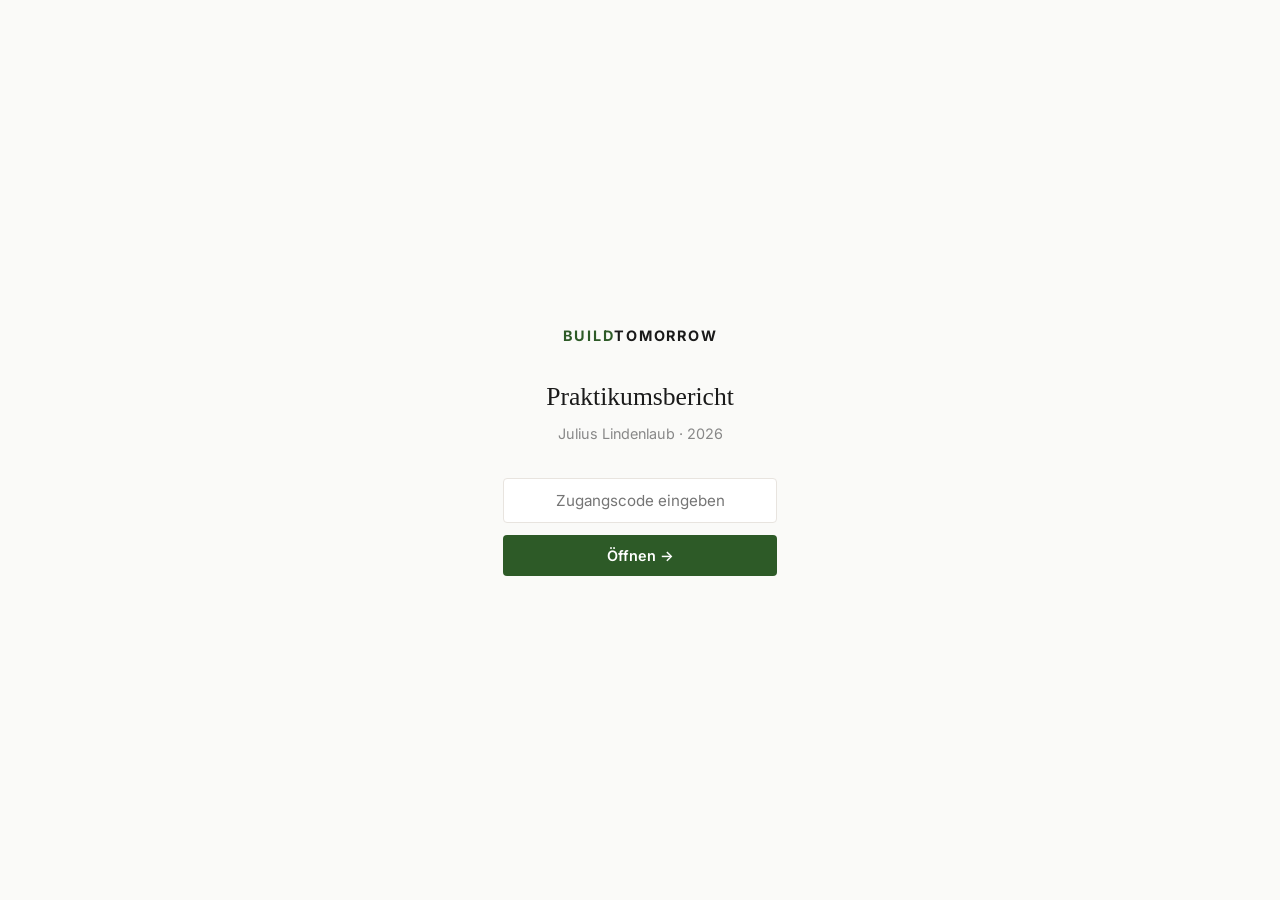
<file: index.html>
<!DOCTYPE html>
<html lang="de">
<head>
  <meta charset="UTF-8">
  <meta name="viewport" content="width=device-width, initial-scale=1.0">
  <title>Praktikumsbericht – Julius Lindenlaub</title>
  <link rel="stylesheet" href="style.css">
</head>
<body class="gate-body">
  <div class="gate-container">
    <div class="gate-logo">BUILD<span>TOMORROW</span></div>
    <h1>Praktikumsbericht</h1>
    <p class="muted">Julius Lindenlaub · 2026</p>
    <div class="gate-form">
      <input
        type="password"
        id="codeInput"
        placeholder="Zugangscode eingeben"
        autocomplete="off"
      />
      <button onclick="checkCode()">Öffnen →</button>
      <p id="gate-error" class="gate-error" style="display:none">
        Falscher Code. Bitte nochmal versuchen.
      </p>
    </div>
  </div>
  <script>
    function checkCode() {
      const code = document.getElementById('codeInput').value.trim();
      if (code === 'PRAKTIKUM2026') {
        window.location.href = 'main.html';
      } else {
        const err = document.getElementById('gate-error');
        err.style.display = 'block';
        document.getElementById('codeInput').focus();
      }
    }
    document.getElementById('codeInput').addEventListener('keydown', function(e) {
      if (e.key === 'Enter') checkCode();
    });
  </script>
</body>
</html>
</file>
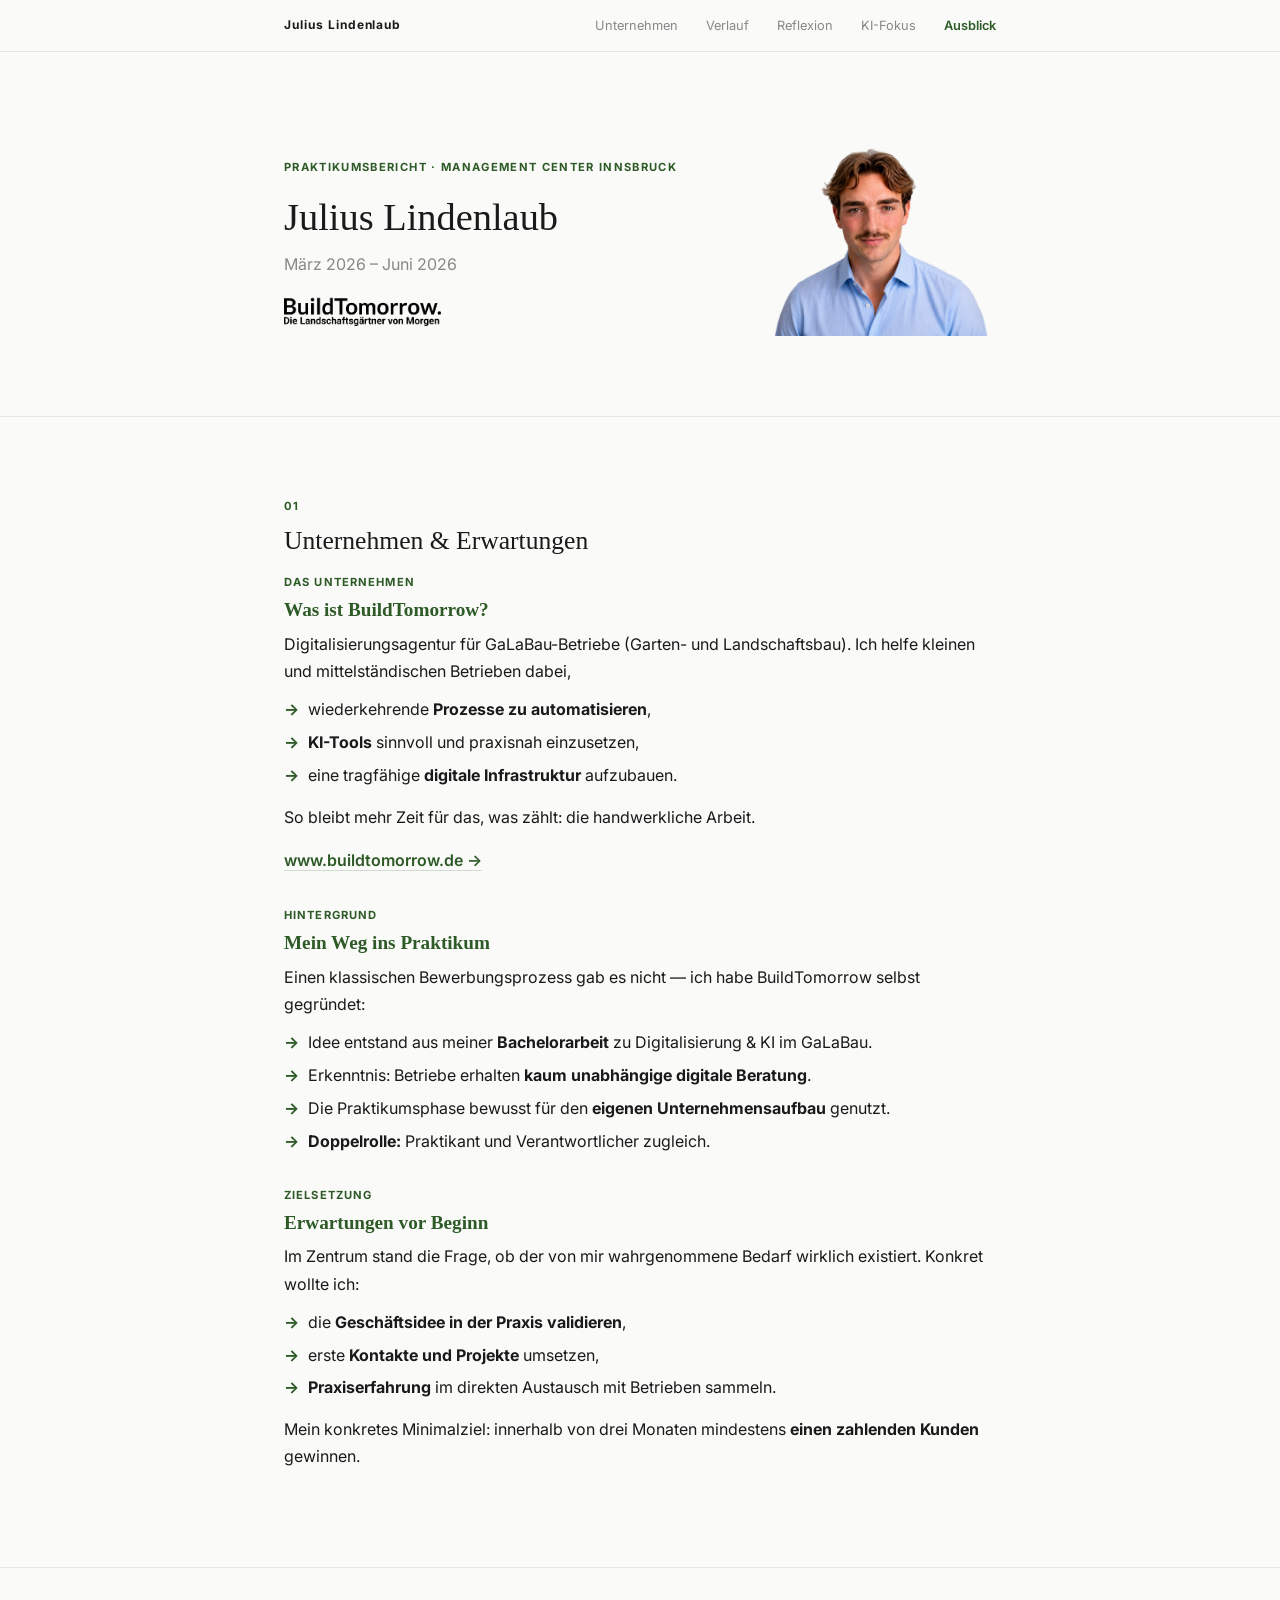
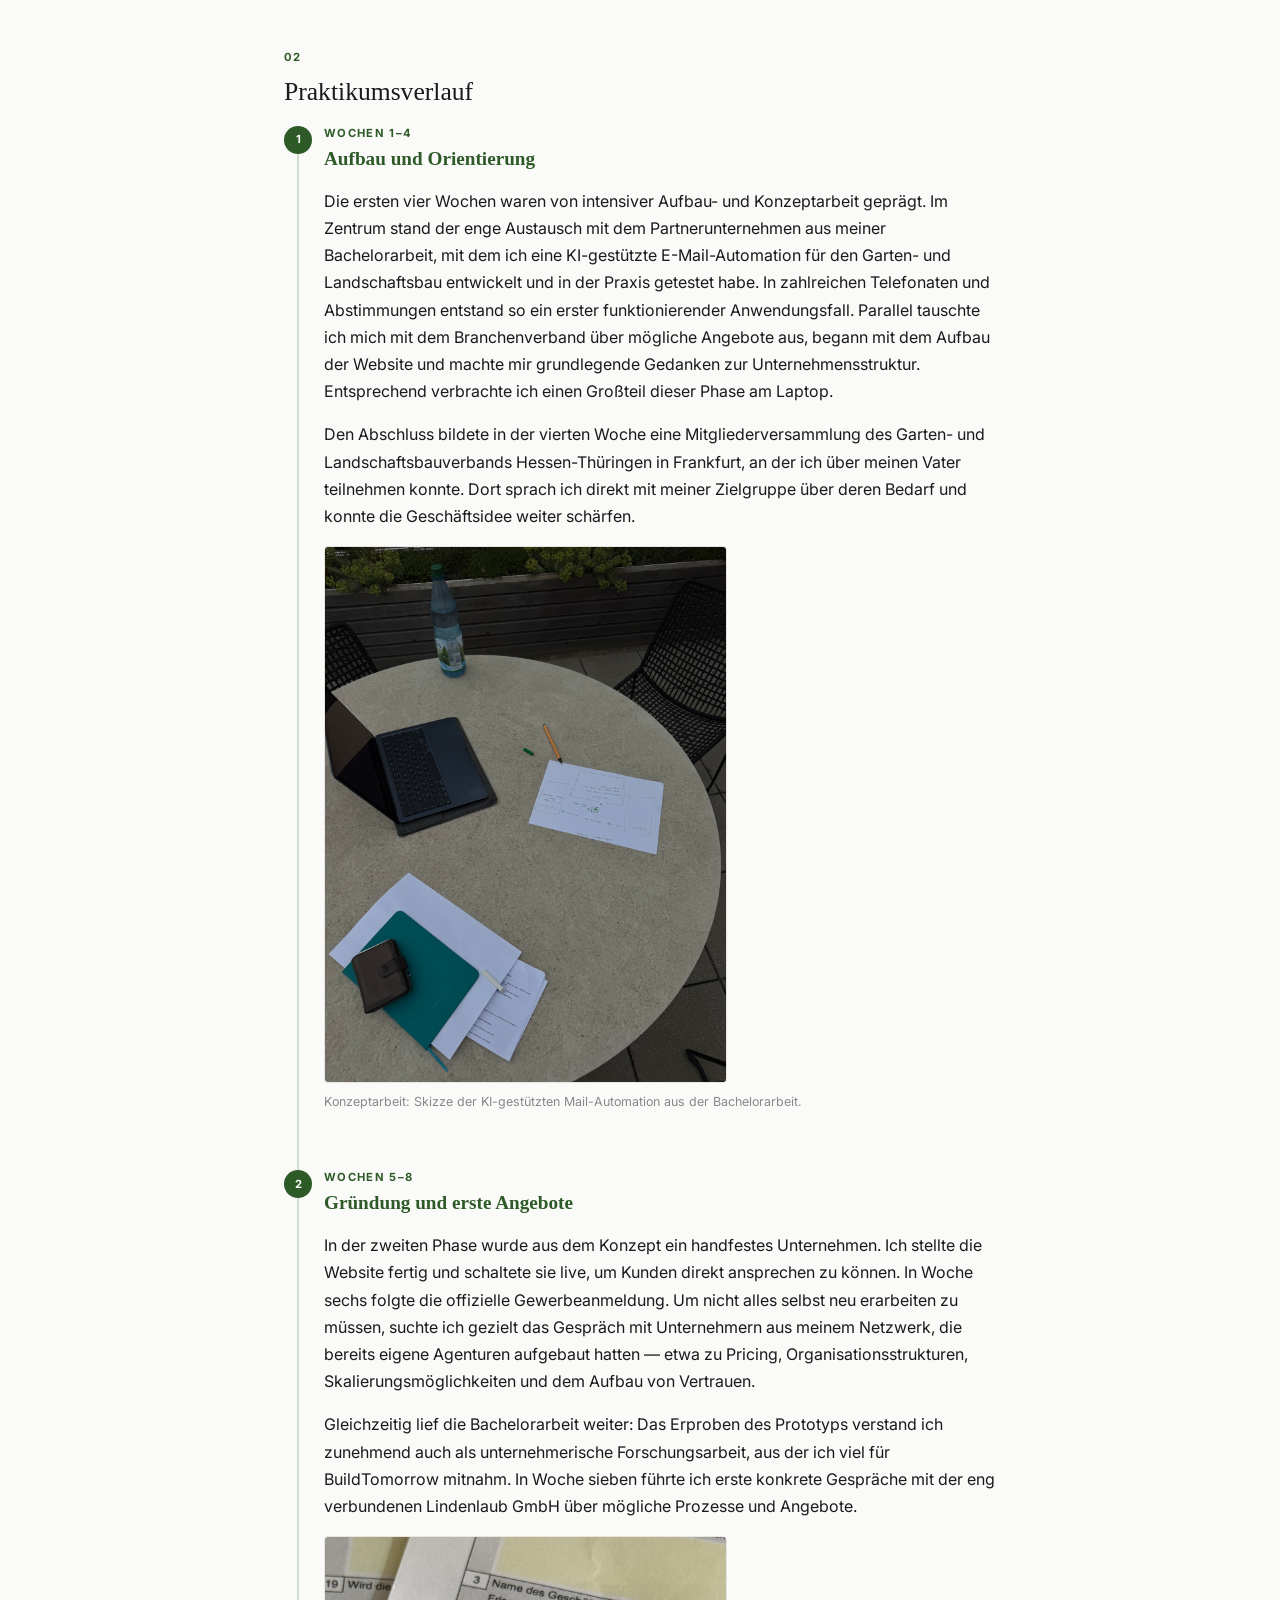
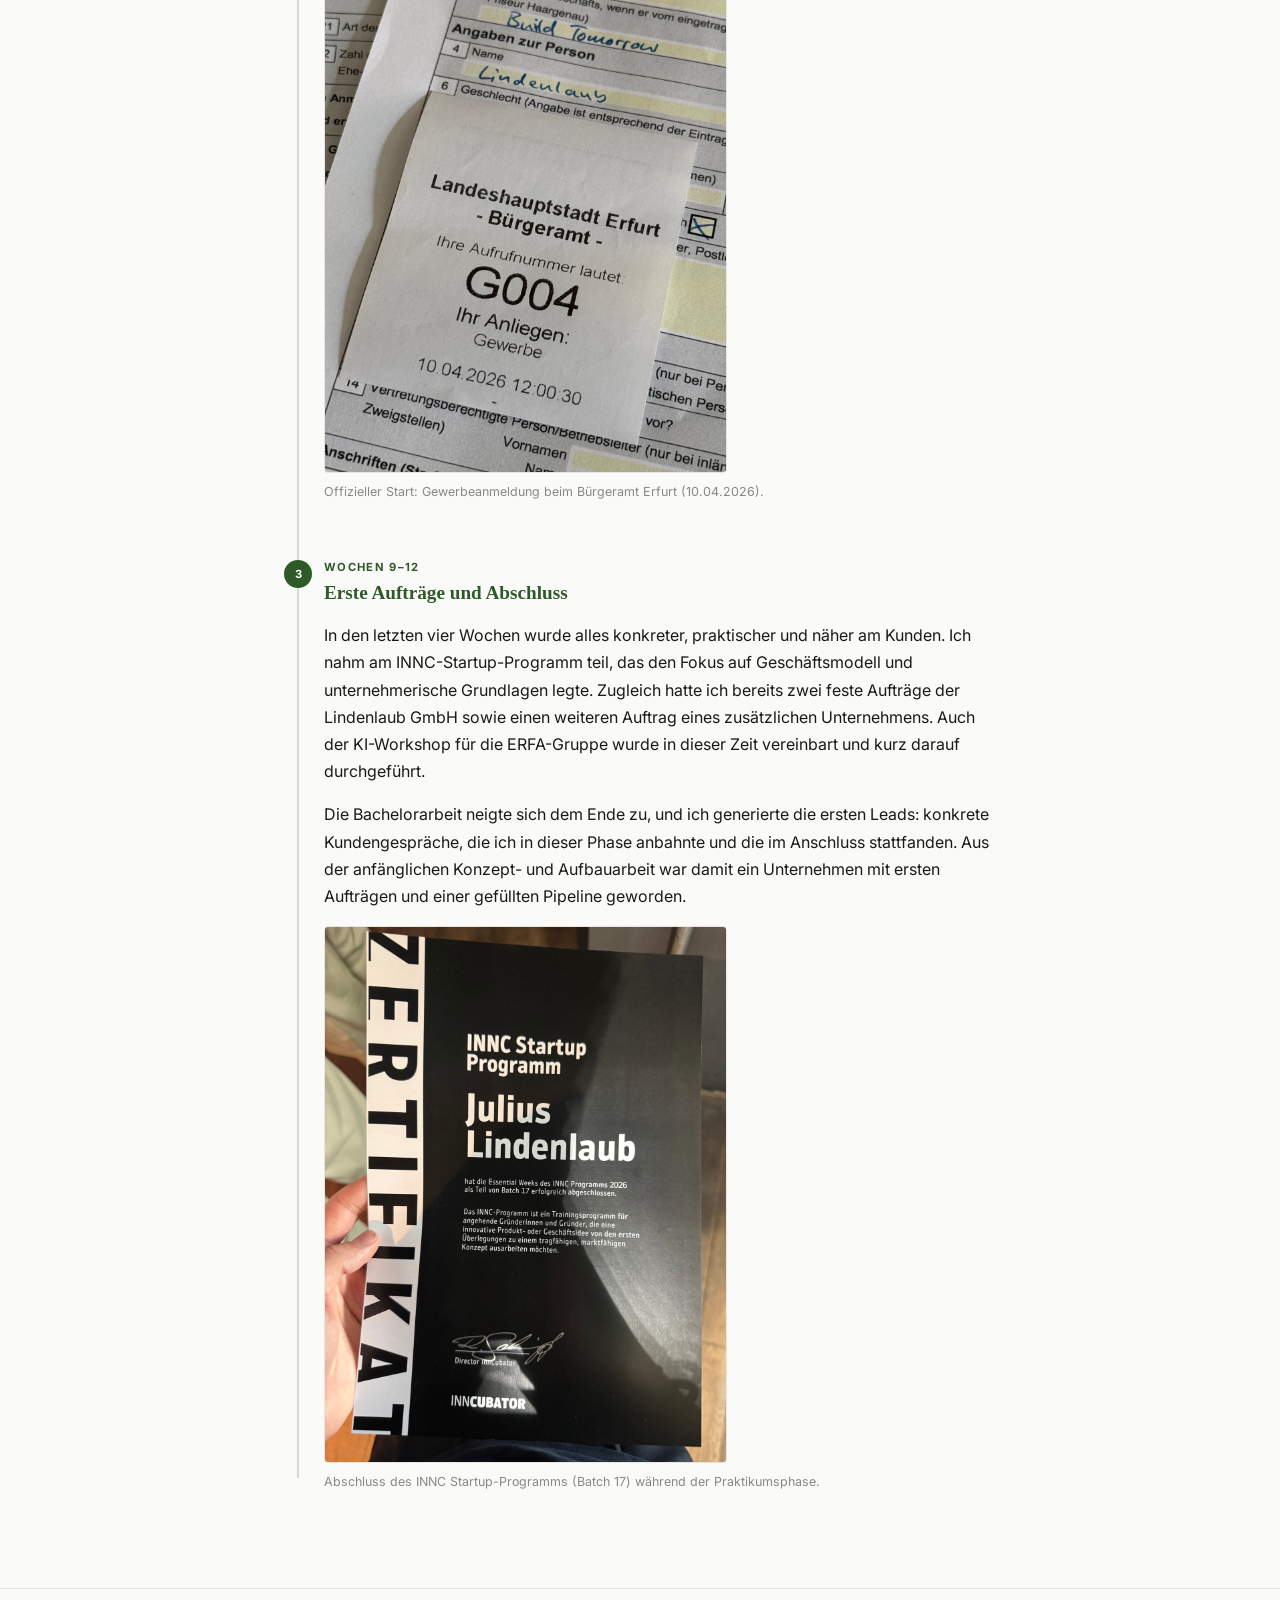
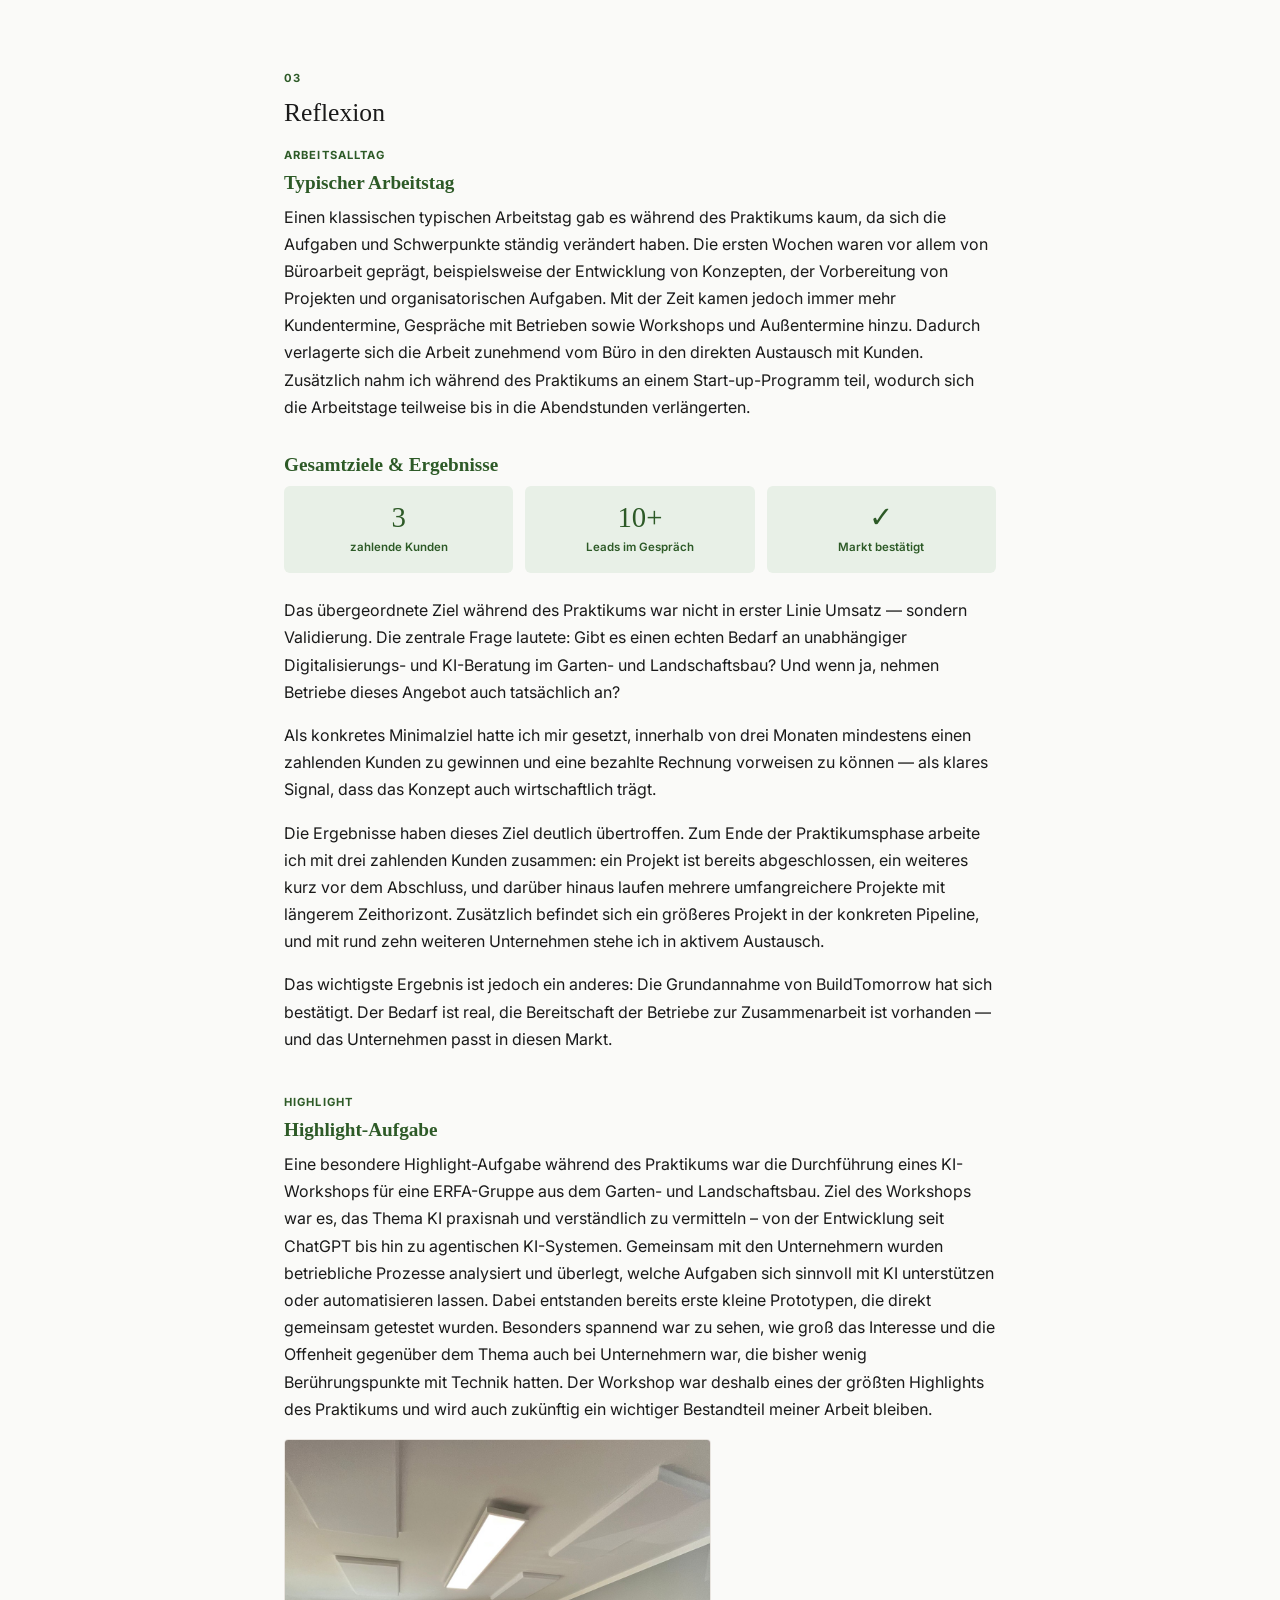
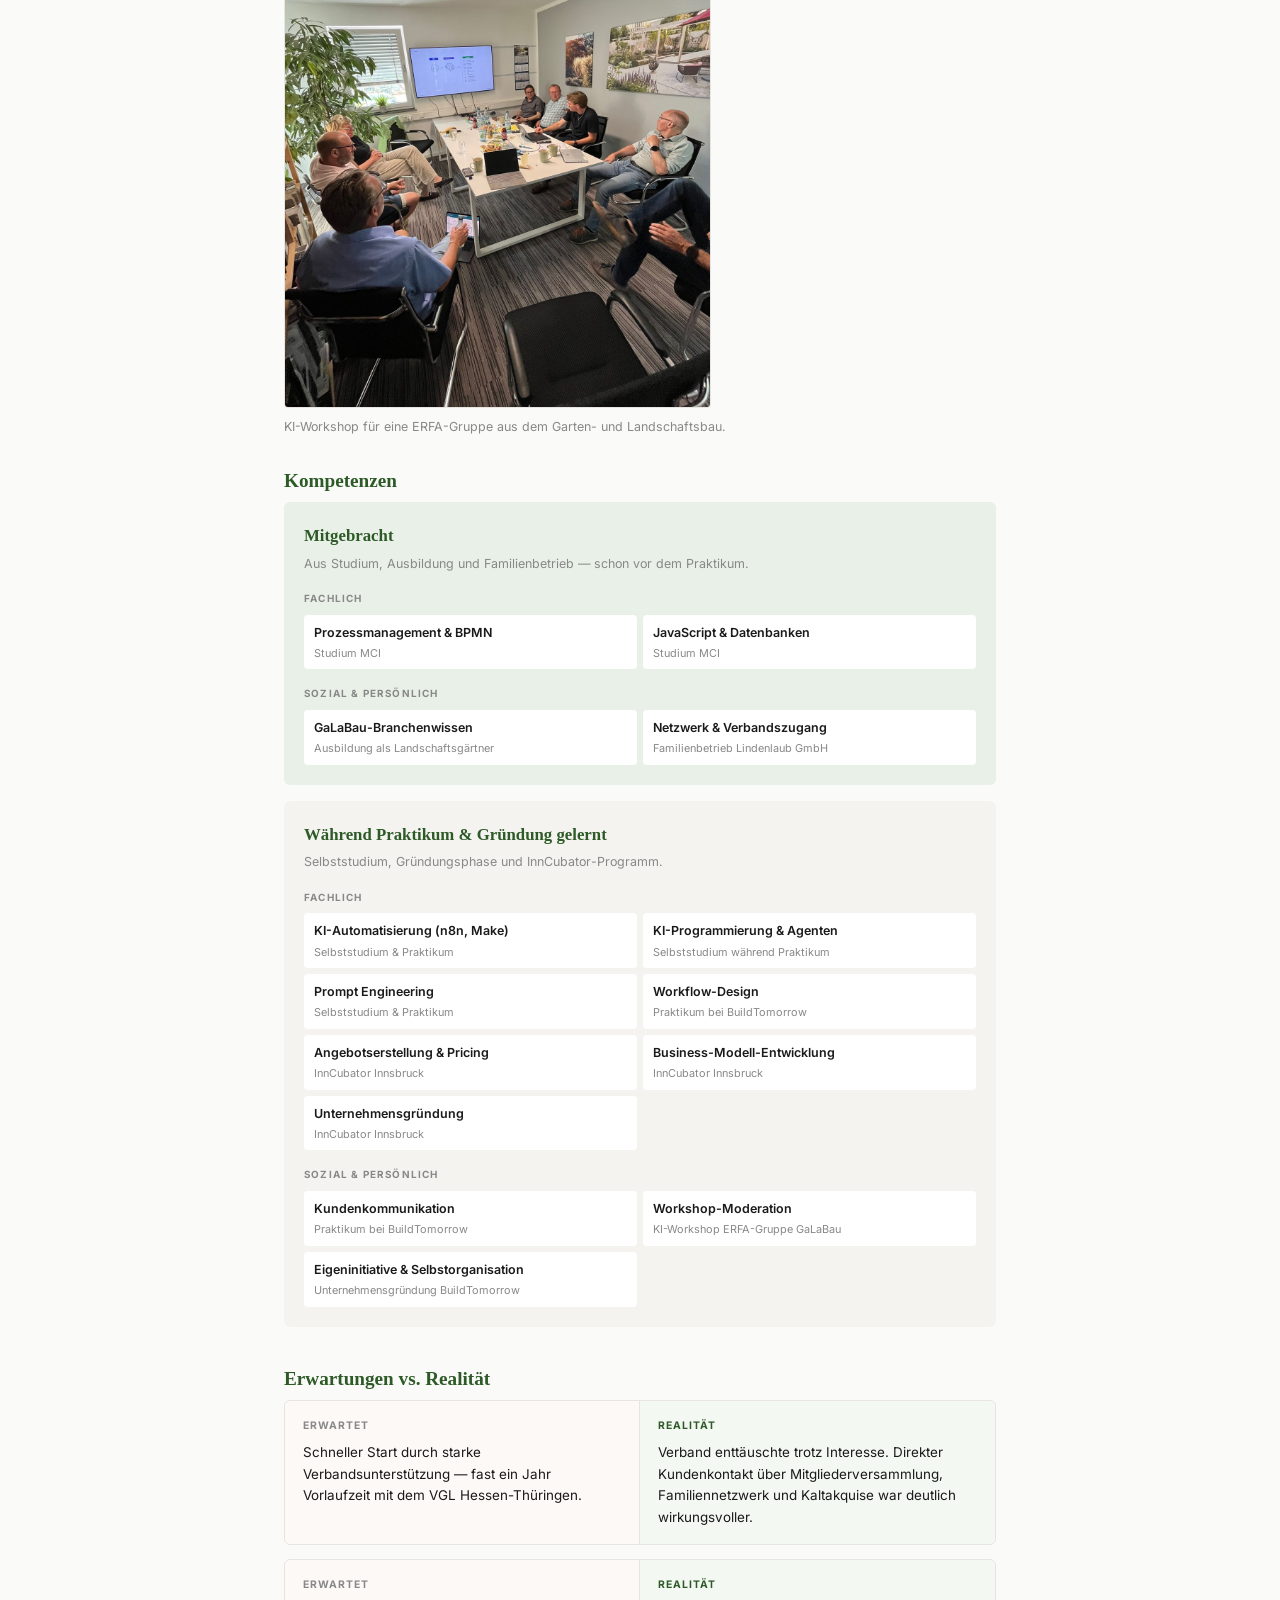
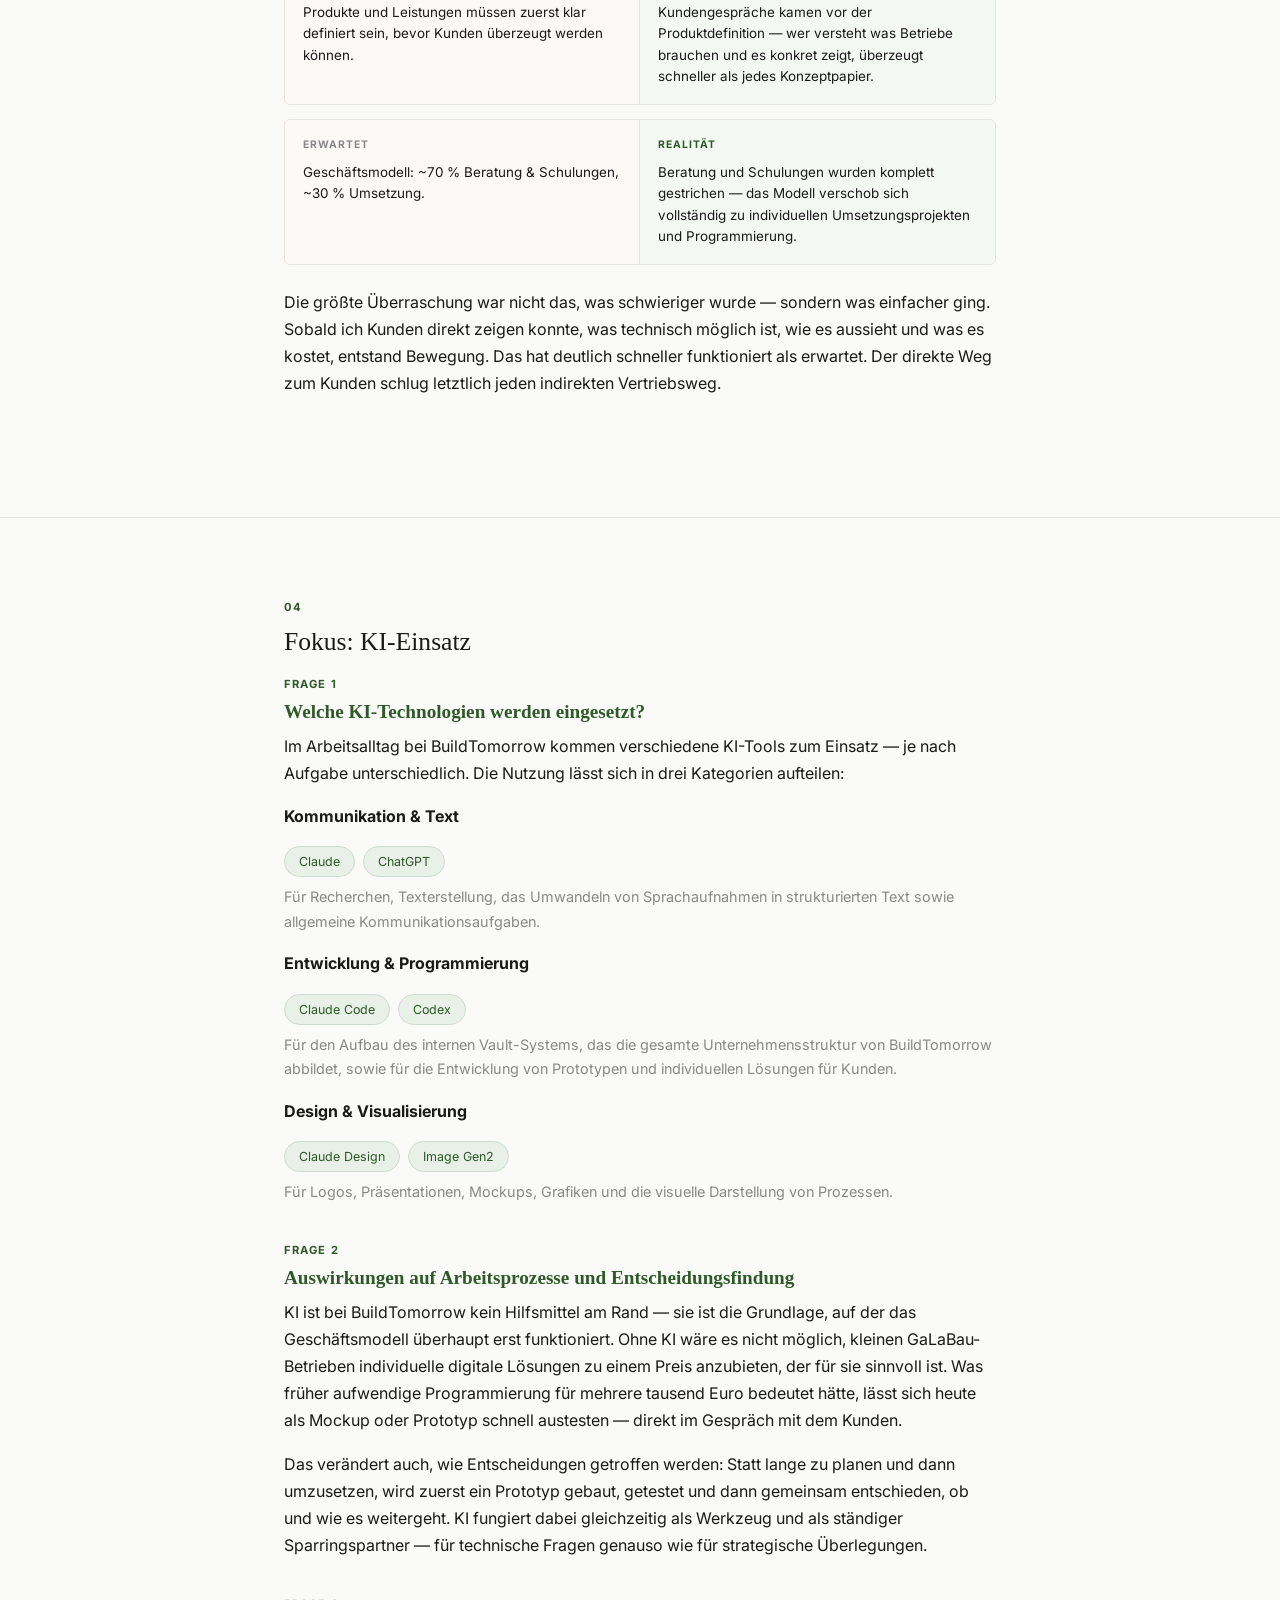
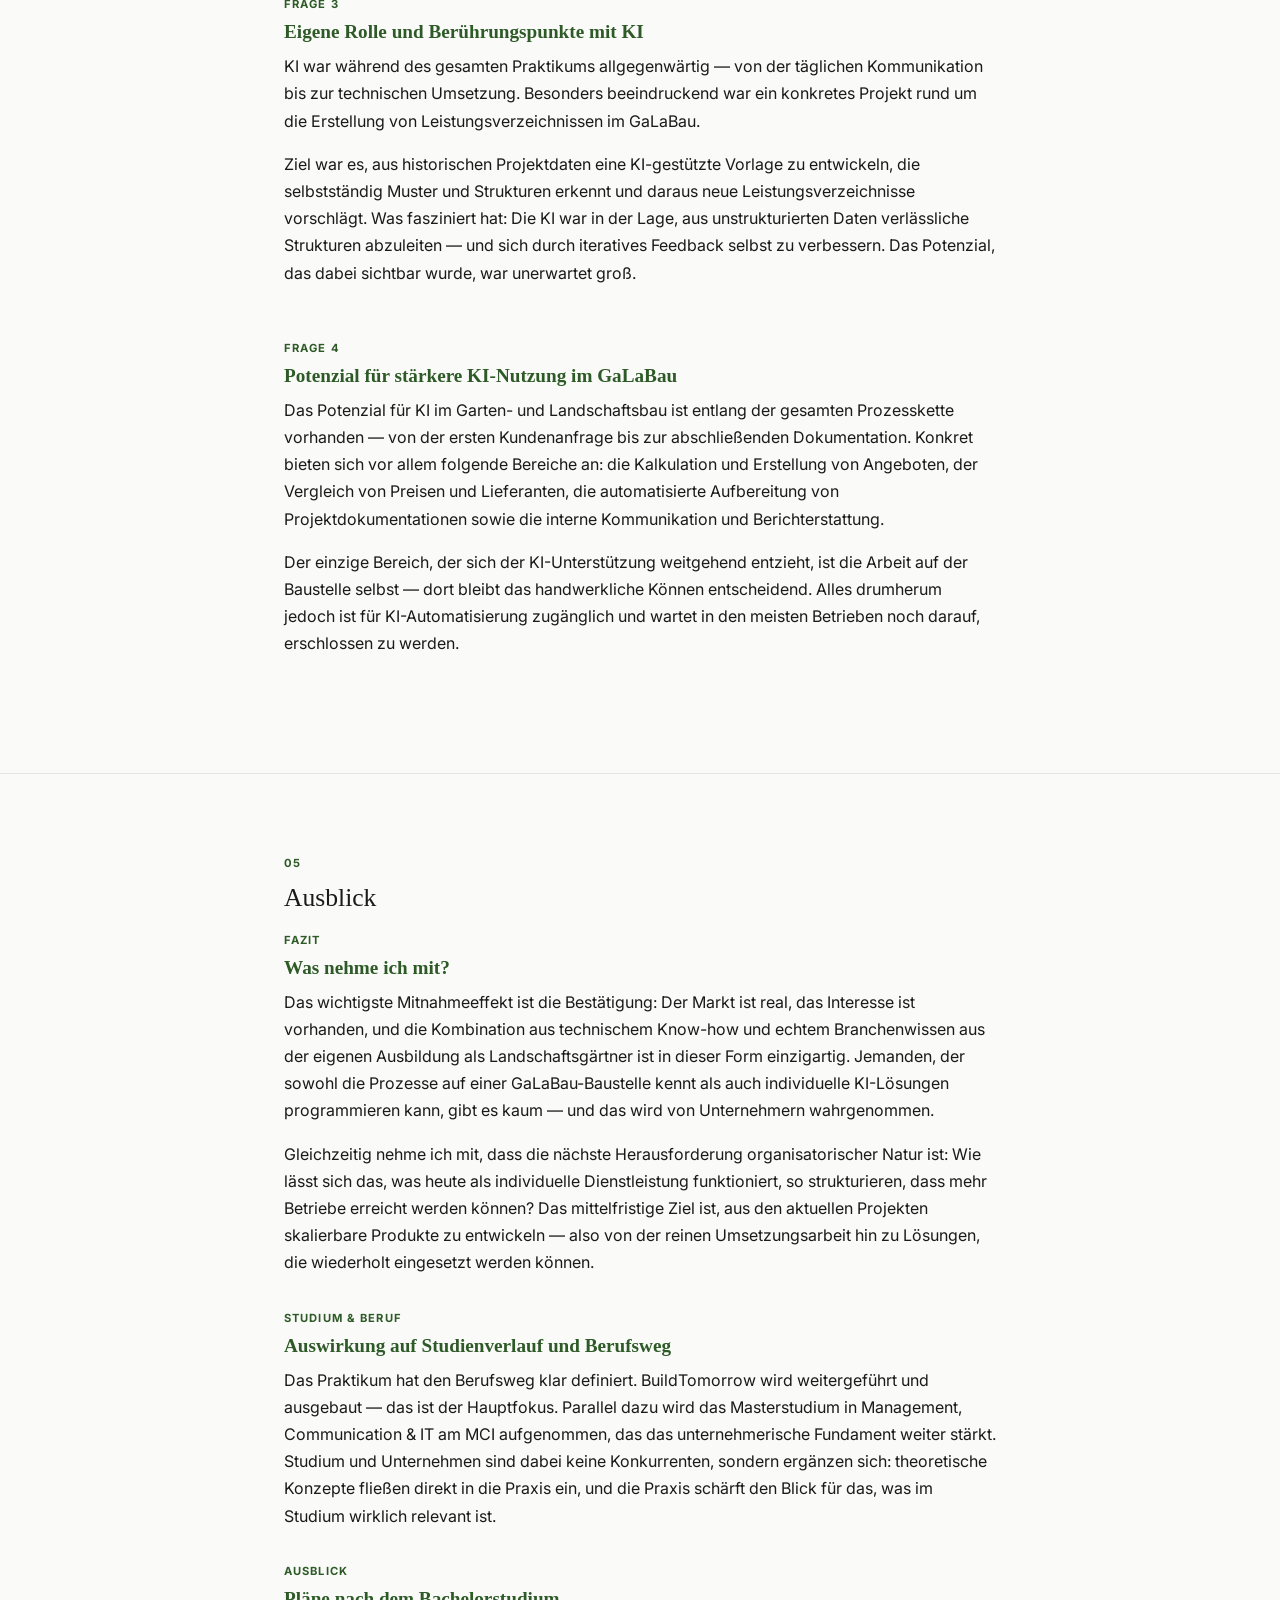
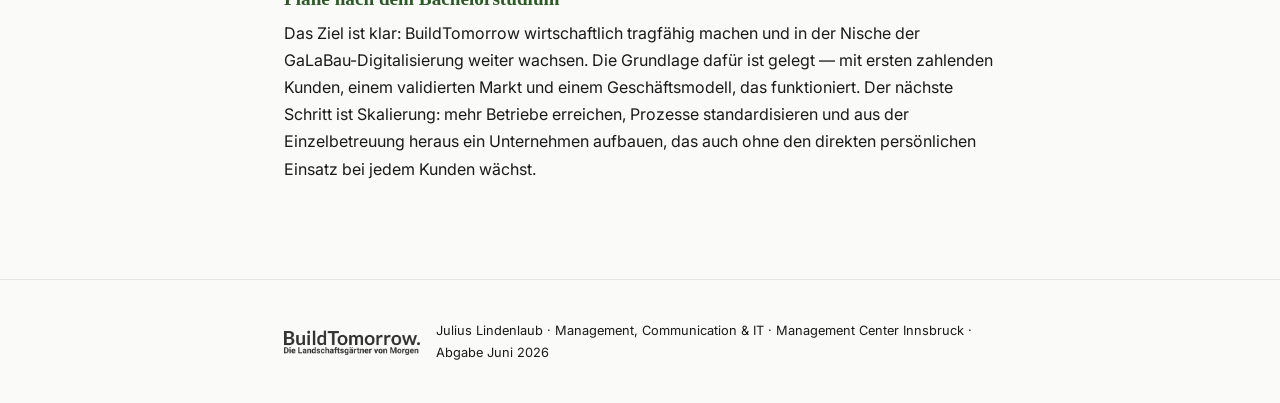
<file: main.html>
<!DOCTYPE html>
<html lang="de">
<head>
  <meta charset="UTF-8">
  <meta name="viewport" content="width=device-width, initial-scale=1.0">
  <title>Praktikumsbericht – Julius Lindenlaub</title>
  <link rel="stylesheet" href="style.css?v=10">
  <script>if ('scrollRestoration' in history) { history.scrollRestoration = 'manual'; } window.scrollTo(0, 0);</script>
</head>
<body>
  <div id="progress-bar"></div>

  <!-- Navigation -->
  <nav>
    <div class="container">
      <span class="nav-brand">Julius Lindenlaub</span>
      <a href="#unternehmen">Unternehmen</a>
      <a href="#verlauf">Verlauf</a>
      <a href="#reflexion">Reflexion</a>
      <a href="#ki">KI-Fokus</a>
      <a href="#ausblick">Ausblick</a>
    </div>
  </nav>

  <!-- Hero -->
  <div class="hero">
    <div class="container hero-grid">
      <div class="hero-text">
        <p class="label">Praktikumsbericht · Management Center Innsbruck</p>
        <h1>Julius Lindenlaub</h1>
        <p class="hero-sub">März 2026 – Juni 2026</p>
        <img class="hero-logo" src="assets/screenshots/buildtomorrow-logo.png" alt="BuildTomorrow – Die Landschaftsgärtner von Morgen">
      </div>
      <img class="hero-portrait" src="assets/screenshots/julius-portrait.png" alt="Porträt von Julius Lindenlaub">
    </div>
  </div>

  <section id="unternehmen">
    <div class="container">
      <p class="section-number">01</p>
      <h2>Unternehmen &amp; Erwartungen</h2>

      <div class="hover-stripe fade-in">
        <p class="eyebrow">Das Unternehmen</p>
        <h3>Was ist BuildTomorrow?</h3>
        <p class="lead-in">
          Digitalisierungsagentur für GaLaBau-Betriebe (Garten- und Landschaftsbau).
          Ich helfe kleinen und mittelständischen Betrieben dabei,
        </p>
        <ul class="feature-list">
          <li>wiederkehrende <strong>Prozesse zu automatisieren</strong>,</li>
          <li><strong>KI-Tools</strong> sinnvoll und praxisnah einzusetzen,</li>
          <li>eine tragfähige <strong>digitale Infrastruktur</strong> aufzubauen.</li>
        </ul>
        <p>So bleibt mehr Zeit für das, was zählt: die handwerkliche Arbeit.</p>
        <p><a class="site-link" href="https://www.buildtomorrow.de" target="_blank" rel="noopener">www.buildtomorrow.de →</a></p>
      </div>

      <div class="hover-stripe fade-in">
        <p class="eyebrow">Hintergrund</p>
        <h3>Mein Weg ins Praktikum</h3>
        <p class="lead-in">
          Einen klassischen Bewerbungsprozess gab es nicht — ich habe BuildTomorrow
          selbst gegründet:
        </p>
        <ul class="feature-list">
          <li>Idee entstand aus meiner <strong>Bachelorarbeit</strong> zu Digitalisierung &amp; KI im GaLaBau.</li>
          <li>Erkenntnis: Betriebe erhalten <strong>kaum unabhängige digitale Beratung</strong>.</li>
          <li>Die Praktikumsphase bewusst für den <strong>eigenen Unternehmensaufbau</strong> genutzt.</li>
          <li><strong>Doppelrolle:</strong> Praktikant und Verantwortlicher zugleich.</li>
        </ul>
      </div>

      <div class="hover-stripe fade-in">
        <p class="eyebrow">Zielsetzung</p>
        <h3>Erwartungen vor Beginn</h3>
        <p class="lead-in">
          Im Zentrum stand die Frage, ob der von mir wahrgenommene Bedarf wirklich
          existiert. Konkret wollte ich:
        </p>
        <ul class="feature-list">
          <li>die <strong>Geschäftsidee in der Praxis validieren</strong>,</li>
          <li>erste <strong>Kontakte und Projekte</strong> umsetzen,</li>
          <li><strong>Praxiserfahrung</strong> im direkten Austausch mit Betrieben sammeln.</li>
        </ul>
        <p>
          Mein konkretes Minimalziel: innerhalb von drei Monaten mindestens
          <strong>einen zahlenden Kunden</strong> gewinnen.
        </p>
      </div>

    </div>
  </section>

  <section id="verlauf">
    <div class="container">
      <p class="section-number">02</p>
      <h2>Praktikumsverlauf</h2>

      <div class="timeline">

        <!-- Phase 1 -->
        <div class="timeline-phase fade-in">
          <div class="timeline-dot">1</div>
          <p class="label phase-label">Wochen 1–4</p>
          <h3 class="phase-title">Aufbau und Orientierung</h3>
          <p>
            Die ersten vier Wochen waren von intensiver Aufbau- und Konzeptarbeit
            geprägt. Im Zentrum stand der enge Austausch mit dem Partnerunternehmen
            aus meiner Bachelorarbeit, mit dem ich eine KI-gestützte E-Mail-Automation
            für den Garten- und Landschaftsbau entwickelt und in der Praxis getestet
            habe. In zahlreichen Telefonaten und Abstimmungen entstand so ein erster
            funktionierender Anwendungsfall. Parallel tauschte ich mich mit dem
            Branchenverband über mögliche Angebote aus, begann mit dem Aufbau der
            Website und machte mir grundlegende Gedanken zur Unternehmensstruktur.
            Entsprechend verbrachte ich einen Großteil dieser Phase am Laptop.
          </p>
          <p>
            Den Abschluss bildete in der vierten Woche eine Mitgliederversammlung des
            Garten- und Landschaftsbauverbands Hessen-Thüringen in Frankfurt, an der
            ich über meinen Vater teilnehmen konnte. Dort sprach ich direkt mit meiner
            Zielgruppe über deren Bedarf und konnte die Geschäftsidee weiter schärfen.
          </p>
          <div class="screenshot-row screenshot-row--sm">
            <img src="assets/screenshots/geschaeftstermin.jpeg" alt="Konzeptarbeit am Laptop mit Skizze der KI-Mail-Automation" loading="lazy">
          </div>
          <p class="screenshot-caption">Konzeptarbeit: Skizze der KI-gestützten Mail-Automation aus der Bachelorarbeit.</p>
        </div>

        <!-- Phase 2 -->
        <div class="timeline-phase fade-in">
          <div class="timeline-dot">2</div>
          <p class="label phase-label">Wochen 5–8</p>
          <h3 class="phase-title">Gründung und erste Angebote</h3>
          <p>
            In der zweiten Phase wurde aus dem Konzept ein handfestes Unternehmen.
            Ich stellte die Website fertig und schaltete sie live, um Kunden direkt
            ansprechen zu können. In Woche sechs folgte die offizielle Gewerbeanmeldung.
            Um nicht alles selbst neu erarbeiten zu müssen, suchte ich gezielt das
            Gespräch mit Unternehmern aus meinem Netzwerk, die bereits eigene Agenturen
            aufgebaut hatten — etwa zu Pricing, Organisationsstrukturen,
            Skalierungsmöglichkeiten und dem Aufbau von Vertrauen.
          </p>
          <p>
            Gleichzeitig lief die Bachelorarbeit weiter: Das Erproben des Prototyps
            verstand ich zunehmend auch als unternehmerische Forschungsarbeit, aus der
            ich viel für BuildTomorrow mitnahm. In Woche sieben führte ich erste
            konkrete Gespräche mit der eng verbundenen Lindenlaub GmbH über mögliche
            Prozesse und Angebote.
          </p>
          <div class="screenshot-row screenshot-row--sm">
            <img src="assets/screenshots/gewerbeanmeldung.jpeg" alt="Gewerbeanmeldung von BuildTomorrow beim Bürgeramt Erfurt" loading="lazy">
          </div>
          <p class="screenshot-caption">Offizieller Start: Gewerbeanmeldung beim Bürgeramt Erfurt (10.04.2026).</p>
        </div>

        <!-- Phase 3 -->
        <div class="timeline-phase fade-in">
          <div class="timeline-dot">3</div>
          <p class="label phase-label">Wochen 9–12</p>
          <h3 class="phase-title">Erste Aufträge und Abschluss</h3>
          <p>
            In den letzten vier Wochen wurde alles konkreter, praktischer und näher
            am Kunden. Ich nahm am INNC-Startup-Programm teil, das den Fokus auf
            Geschäftsmodell und unternehmerische Grundlagen legte. Zugleich hatte ich
            bereits zwei feste Aufträge der Lindenlaub GmbH sowie einen weiteren
            Auftrag eines zusätzlichen Unternehmens. Auch der KI-Workshop für die
            ERFA-Gruppe wurde in dieser Zeit vereinbart und kurz darauf durchgeführt.
          </p>
          <p>
            Die Bachelorarbeit neigte sich dem Ende zu, und ich generierte die ersten
            Leads: konkrete Kundengespräche, die ich in dieser Phase anbahnte und die
            im Anschluss stattfanden. Aus der anfänglichen Konzept- und Aufbauarbeit
            war damit ein Unternehmen mit ersten Aufträgen und einer gefüllten
            Pipeline geworden.
          </p>
          <div class="screenshot-row screenshot-row--sm">
            <img src="assets/screenshots/innc-zertifikat.jpeg" alt="Zertifikat des INNC Startup-Programms für Julius Lindenlaub" loading="lazy">
          </div>
          <p class="screenshot-caption">Abschluss des INNC Startup-Programms (Batch 17) während der Praktikumsphase.</p>
        </div>

      </div><!-- /.timeline -->
    </div>
  </section>

  <section id="reflexion">
    <div class="container">
      <p class="section-number">03</p>
      <h2>Reflexion</h2>

      <div class="reflex-block hover-stripe fade-in">
        <p class="eyebrow">Arbeitsalltag</p>
        <h3>Typischer Arbeitstag</h3>
        <p>
          Einen klassischen typischen Arbeitstag gab es während des Praktikums kaum,
          da sich die Aufgaben und Schwerpunkte ständig verändert haben. Die ersten
          Wochen waren vor allem von Büroarbeit geprägt, beispielsweise der Entwicklung
          von Konzepten, der Vorbereitung von Projekten und organisatorischen Aufgaben.
          Mit der Zeit kamen jedoch immer mehr Kundentermine, Gespräche mit Betrieben
          sowie Workshops und Außentermine hinzu. Dadurch verlagerte sich die Arbeit
          zunehmend vom Büro in den direkten Austausch mit Kunden. Zusätzlich nahm ich
          während des Praktikums an einem Start-up-Programm teil, wodurch sich die
          Arbeitstage teilweise bis in die Abendstunden verlängerten.
        </p>
      </div>

      <div class="reflex-block fade-in">
        <h3>Gesamtziele &amp; Ergebnisse</h3>

        <div class="stat-row fade-in">
          <div class="stat-card">
            <div class="stat-number" data-target="3" data-suffix="">3</div>
            <div class="stat-label">zahlende Kunden</div>
          </div>
          <div class="stat-card">
            <div class="stat-number" data-target="10" data-suffix="+">10+</div>
            <div class="stat-label">Leads im Gespräch</div>
          </div>
          <div class="stat-card">
            <div class="stat-number">✓</div>
            <div class="stat-label">Markt bestätigt</div>
          </div>
        </div>

        <p>
          Das übergeordnete Ziel während des Praktikums war nicht in erster Linie
          Umsatz — sondern Validierung. Die zentrale Frage lautete: Gibt es einen
          echten Bedarf an unabhängiger Digitalisierungs- und KI-Beratung im
          Garten- und Landschaftsbau? Und wenn ja, nehmen Betriebe dieses Angebot
          auch tatsächlich an?
        </p>
        <p>
          Als konkretes Minimalziel hatte ich mir gesetzt, innerhalb von drei Monaten
          mindestens einen zahlenden Kunden zu gewinnen und eine bezahlte Rechnung
          vorweisen zu können — als klares Signal, dass das Konzept auch
          wirtschaftlich trägt.
        </p>
        <p>
          Die Ergebnisse haben dieses Ziel deutlich übertroffen. Zum Ende der
          Praktikumsphase arbeite ich mit drei zahlenden Kunden zusammen: ein Projekt
          ist bereits abgeschlossen, ein weiteres kurz vor dem Abschluss, und
          darüber hinaus laufen mehrere umfangreichere Projekte mit längerem Zeithorizont.
          Zusätzlich befindet sich ein größeres Projekt in der konkreten Pipeline, und
          mit rund zehn weiteren Unternehmen stehe ich in aktivem Austausch.
        </p>
        <p>
          Das wichtigste Ergebnis ist jedoch ein anderes: Die Grundannahme von
          BuildTomorrow hat sich bestätigt. Der Bedarf ist real, die Bereitschaft der
          Betriebe zur Zusammenarbeit ist vorhanden — und das Unternehmen passt in
          diesen Markt.
        </p>
      </div>

      <div class="reflex-block hover-stripe fade-in">
        <p class="eyebrow">Highlight</p>
        <h3>Highlight-Aufgabe</h3>
        <p>
          Eine besondere Highlight-Aufgabe während des Praktikums war die Durchführung
          eines KI-Workshops für eine ERFA-Gruppe aus dem Garten- und Landschaftsbau.
          Ziel des Workshops war es, das Thema KI praxisnah und verständlich zu
          vermitteln – von der Entwicklung seit ChatGPT bis hin zu agentischen
          KI-Systemen. Gemeinsam mit den Unternehmern wurden betriebliche Prozesse
          analysiert und überlegt, welche Aufgaben sich sinnvoll mit KI unterstützen
          oder automatisieren lassen. Dabei entstanden bereits erste kleine Prototypen,
          die direkt gemeinsam getestet wurden. Besonders spannend war zu sehen, wie
          groß das Interesse und die Offenheit gegenüber dem Thema auch bei
          Unternehmern war, die bisher wenig Berührungspunkte mit Technik hatten. Der
          Workshop war deshalb eines der größten Highlights des Praktikums und wird
          auch zukünftig ein wichtiger Bestandteil meiner Arbeit bleiben.
        </p>
        <div class="screenshot-row screenshot-row--sm">
          <img src="assets/screenshots/workshop-erfa.jpeg" alt="KI-Workshop mit einer ERFA-Gruppe aus dem Garten- und Landschaftsbau" loading="lazy">
        </div>
        <p class="screenshot-caption">KI-Workshop für eine ERFA-Gruppe aus dem Garten- und Landschaftsbau.</p>
      </div>

      <div class="reflex-block fade-in">
        <h3>Kompetenzen</h3>

        <div class="kompetenz-tiles">

          <div class="kompetenz-tile accent fade-in">
            <div class="kompetenz-tile-title">Mitgebracht</div>
            <p class="kompetenz-tile-sub">Aus Studium, Ausbildung und Familienbetrieb — schon vor dem Praktikum.</p>

            <div class="kompetenz-group">
              <div class="kompetenz-grouplabel">Fachlich</div>
              <div class="kompetenz-list two-col">
                <div class="kompetenz-item">
                  <div class="k-name">Prozessmanagement &amp; BPMN</div>
                  <div class="k-source">Studium MCI</div>
                </div>
                <div class="kompetenz-item">
                  <div class="k-name">JavaScript &amp; Datenbanken</div>
                  <div class="k-source">Studium MCI</div>
                </div>
              </div>
            </div>

            <div class="kompetenz-group">
              <div class="kompetenz-grouplabel">Sozial &amp; persönlich</div>
              <div class="kompetenz-list two-col">
                <div class="kompetenz-item">
                  <div class="k-name">GaLaBau-Branchenwissen</div>
                  <div class="k-source">Ausbildung als Landschaftsgärtner</div>
                </div>
                <div class="kompetenz-item">
                  <div class="k-name">Netzwerk &amp; Verbandszugang</div>
                  <div class="k-source">Familienbetrieb Lindenlaub GmbH</div>
                </div>
              </div>
            </div>
          </div>

          <div class="kompetenz-tile fade-in">
            <div class="kompetenz-tile-title">Während Praktikum &amp; Gründung gelernt</div>
            <p class="kompetenz-tile-sub">Selbststudium, Gründungsphase und InnCubator-Programm.</p>

            <div class="kompetenz-group">
              <div class="kompetenz-grouplabel">Fachlich</div>
              <div class="kompetenz-list two-col">
                <div class="kompetenz-item">
                  <div class="k-name">KI-Automatisierung (n8n, Make)</div>
                  <div class="k-source">Selbststudium &amp; Praktikum</div>
                </div>
                <div class="kompetenz-item">
                  <div class="k-name">KI-Programmierung &amp; Agenten</div>
                  <div class="k-source">Selbststudium während Praktikum</div>
                </div>
                <div class="kompetenz-item">
                  <div class="k-name">Prompt Engineering</div>
                  <div class="k-source">Selbststudium &amp; Praktikum</div>
                </div>
                <div class="kompetenz-item">
                  <div class="k-name">Workflow-Design</div>
                  <div class="k-source">Praktikum bei BuildTomorrow</div>
                </div>
                <div class="kompetenz-item">
                  <div class="k-name">Angebotserstellung &amp; Pricing</div>
                  <div class="k-source">InnCubator Innsbruck</div>
                </div>
                <div class="kompetenz-item">
                  <div class="k-name">Business-Modell-Entwicklung</div>
                  <div class="k-source">InnCubator Innsbruck</div>
                </div>
                <div class="kompetenz-item">
                  <div class="k-name">Unternehmensgründung</div>
                  <div class="k-source">InnCubator Innsbruck</div>
                </div>
              </div>
            </div>

            <div class="kompetenz-group">
              <div class="kompetenz-grouplabel">Sozial &amp; persönlich</div>
              <div class="kompetenz-list two-col">
                <div class="kompetenz-item">
                  <div class="k-name">Kundenkommunikation</div>
                  <div class="k-source">Praktikum bei BuildTomorrow</div>
                </div>
                <div class="kompetenz-item">
                  <div class="k-name">Workshop-Moderation</div>
                  <div class="k-source">KI-Workshop ERFA-Gruppe GaLaBau</div>
                </div>
                <div class="kompetenz-item">
                  <div class="k-name">Eigeninitiative &amp; Selbstorganisation</div>
                  <div class="k-source">Unternehmensgründung BuildTomorrow</div>
                </div>
              </div>
            </div>
          </div>

        </div>
      </div>

      <div class="reflex-block fade-in">
        <h3>Erwartungen vs. Realität</h3>

        <div class="vs-stack">
          <div class="vs-pair">
            <div class="vs-erwartet">
              <div class="vs-badge">Erwartet</div>
              <p>Schneller Start durch starke Verbandsunterstützung — fast ein Jahr Vorlaufzeit mit dem VGL Hessen-Thüringen.</p>
            </div>
            <div class="vs-realitaet">
              <div class="vs-badge">Realität</div>
              <p>Verband enttäuschte trotz Interesse. Direkter Kundenkontakt über Mitgliederversammlung, Familiennetzwerk und Kaltakquise war deutlich wirkungsvoller.</p>
            </div>
          </div>
          <div class="vs-pair">
            <div class="vs-erwartet">
              <div class="vs-badge">Erwartet</div>
              <p>Produkte und Leistungen müssen zuerst klar definiert sein, bevor Kunden überzeugt werden können.</p>
            </div>
            <div class="vs-realitaet">
              <div class="vs-badge">Realität</div>
              <p>Kundengespräche kamen vor der Produktdefinition — wer versteht was Betriebe brauchen und es konkret zeigt, überzeugt schneller als jedes Konzeptpapier.</p>
            </div>
          </div>
          <div class="vs-pair">
            <div class="vs-erwartet">
              <div class="vs-badge">Erwartet</div>
              <p>Geschäftsmodell: ~70 % Beratung &amp; Schulungen, ~30 % Umsetzung.</p>
            </div>
            <div class="vs-realitaet">
              <div class="vs-badge">Realität</div>
              <p>Beratung und Schulungen wurden komplett gestrichen — das Modell verschob sich vollständig zu individuellen Umsetzungsprojekten und Programmierung.</p>
            </div>
          </div>
        </div>

        <p>
          Die größte Überraschung war nicht das, was schwieriger wurde — sondern was
          einfacher ging. Sobald ich Kunden direkt zeigen konnte, was technisch
          möglich ist, wie es aussieht und was es kostet, entstand Bewegung. Das
          hat deutlich schneller funktioniert als erwartet. Der direkte Weg zum
          Kunden schlug letztlich jeden indirekten Vertriebsweg.
        </p>
      </div>

    </div>
  </section>

  <section id="ki">
    <div class="container">
      <p class="section-number">04</p>
      <h2>Fokus: KI-Einsatz</h2>

      <div class="ki-question fade-in">
        <p class="q-label">Frage 1</p>
        <h3>Welche KI-Technologien werden eingesetzt?</h3>
        <p>
          Im Arbeitsalltag bei BuildTomorrow kommen verschiedene KI-Tools zum Einsatz —
          je nach Aufgabe unterschiedlich. Die Nutzung lässt sich in drei Kategorien
          aufteilen:
        </p>

        <p><strong>Kommunikation &amp; Text</strong></p>
        <div style="display:flex;flex-wrap:wrap;gap:8px;margin-bottom:16px;">
          <span style="background:#e8f0e7;border:1px solid #d0dccf;border-radius:20px;padding:4px 14px;font-size:0.78rem;color:#2d5a27;font-family:'Inter',sans-serif;">Claude</span>
          <span style="background:#e8f0e7;border:1px solid #d0dccf;border-radius:20px;padding:4px 14px;font-size:0.78rem;color:#2d5a27;font-family:'Inter',sans-serif;">ChatGPT</span>
        </div>
        <p class="muted" style="margin-top:-8px;margin-bottom:16px;">
          Für Recherchen, Texterstellung, das Umwandeln von Sprachaufnahmen in
          strukturierten Text sowie allgemeine Kommunikationsaufgaben.
        </p>

        <p><strong>Entwicklung &amp; Programmierung</strong></p>
        <div style="display:flex;flex-wrap:wrap;gap:8px;margin-bottom:16px;">
          <span style="background:#e8f0e7;border:1px solid #d0dccf;border-radius:20px;padding:4px 14px;font-size:0.78rem;color:#2d5a27;font-family:'Inter',sans-serif;">Claude Code</span>
          <span style="background:#e8f0e7;border:1px solid #d0dccf;border-radius:20px;padding:4px 14px;font-size:0.78rem;color:#2d5a27;font-family:'Inter',sans-serif;">Codex</span>
        </div>
        <p class="muted" style="margin-top:-8px;margin-bottom:16px;">
          Für den Aufbau des internen Vault-Systems, das die gesamte
          Unternehmensstruktur von BuildTomorrow abbildet, sowie für die Entwicklung
          von Prototypen und individuellen Lösungen für Kunden.
        </p>

        <p><strong>Design &amp; Visualisierung</strong></p>
        <div style="display:flex;flex-wrap:wrap;gap:8px;margin-bottom:16px;">
          <span style="background:#e8f0e7;border:1px solid #d0dccf;border-radius:20px;padding:4px 14px;font-size:0.78rem;color:#2d5a27;font-family:'Inter',sans-serif;">Claude Design</span>
          <span style="background:#e8f0e7;border:1px solid #d0dccf;border-radius:20px;padding:4px 14px;font-size:0.78rem;color:#2d5a27;font-family:'Inter',sans-serif;">Image Gen2</span>
        </div>
        <p class="muted" style="margin-top:-8px;margin-bottom:0;">
          Für Logos, Präsentationen, Mockups, Grafiken und die visuelle
          Darstellung von Prozessen.
        </p>

        <div class="screenshot-row">
          <!-- Optional: Screenshot eines Tools in Aktion -->
        </div>
      </div>

      <div class="ki-question fade-in">
        <p class="q-label">Frage 2</p>
        <h3>Auswirkungen auf Arbeitsprozesse und Entscheidungsfindung</h3>
        <p>
          KI ist bei BuildTomorrow kein Hilfsmittel am Rand — sie ist die Grundlage,
          auf der das Geschäftsmodell überhaupt erst funktioniert. Ohne KI wäre es
          nicht möglich, kleinen GaLaBau-Betrieben individuelle digitale Lösungen
          zu einem Preis anzubieten, der für sie sinnvoll ist. Was früher
          aufwendige Programmierung für mehrere tausend Euro bedeutet hätte, lässt
          sich heute als Mockup oder Prototyp schnell austesten — direkt im Gespräch
          mit dem Kunden.
        </p>
        <p>
          Das verändert auch, wie Entscheidungen getroffen werden: Statt lange zu
          planen und dann umzusetzen, wird zuerst ein Prototyp gebaut, getestet und
          dann gemeinsam entschieden, ob und wie es weitergeht. KI fungiert dabei
          gleichzeitig als Werkzeug und als ständiger Sparringspartner — für
          technische Fragen genauso wie für strategische Überlegungen.
        </p>
      </div>

      <div class="ki-question fade-in">
        <p class="q-label">Frage 3</p>
        <h3>Eigene Rolle und Berührungspunkte mit KI</h3>
        <p>
          KI war während des gesamten Praktikums allgegenwärtig — von der täglichen
          Kommunikation bis zur technischen Umsetzung. Besonders beeindruckend war
          ein konkretes Projekt rund um die Erstellung von Leistungsverzeichnissen
          im GaLaBau.
        </p>
        <p>
          Ziel war es, aus historischen Projektdaten eine KI-gestützte Vorlage zu
          entwickeln, die selbstständig Muster und Strukturen erkennt und daraus
          neue Leistungsverzeichnisse vorschlägt. Was fasziniert hat: Die KI war
          in der Lage, aus unstrukturierten Daten verlässliche Strukturen
          abzuleiten — und sich durch iteratives Feedback selbst zu verbessern.
          Das Potenzial, das dabei sichtbar wurde, war unerwartet groß.
        </p>
        <div class="screenshot-row">
          <!-- Optional: Screenshot des Projekts -->
        </div>
      </div>

      <div class="ki-question fade-in">
        <p class="q-label">Frage 4</p>
        <h3>Potenzial für stärkere KI-Nutzung im GaLaBau</h3>
        <p>
          Das Potenzial für KI im Garten- und Landschaftsbau ist entlang der
          gesamten Prozesskette vorhanden — von der ersten Kundenanfrage bis zur
          abschließenden Dokumentation. Konkret bieten sich vor allem folgende
          Bereiche an: die Kalkulation und Erstellung von Angeboten, der Vergleich
          von Preisen und Lieferanten, die automatisierte Aufbereitung von
          Projektdokumentationen sowie die interne Kommunikation und Berichterstattung.
        </p>
        <p>
          Der einzige Bereich, der sich der KI-Unterstützung weitgehend entzieht,
          ist die Arbeit auf der Baustelle selbst — dort bleibt das handwerkliche
          Können entscheidend. Alles drumherum jedoch ist für KI-Automatisierung
          zugänglich und wartet in den meisten Betrieben noch darauf, erschlossen
          zu werden.
        </p>
      </div>

    </div>
  </section>

  <section id="ausblick">
    <div class="container">
      <p class="section-number">05</p>
      <h2>Ausblick</h2>

      <div class="hover-stripe fade-in">
        <p class="eyebrow">Fazit</p>
        <h3>Was nehme ich mit?</h3>
        <p>
          Das wichtigste Mitnahmeeffekt ist die Bestätigung: Der Markt ist real, das
          Interesse ist vorhanden, und die Kombination aus technischem Know-how und
          echtem Branchenwissen aus der eigenen Ausbildung als Landschaftsgärtner ist
          in dieser Form einzigartig. Jemanden, der sowohl die Prozesse auf einer
          GaLaBau-Baustelle kennt als auch individuelle KI-Lösungen programmieren
          kann, gibt es kaum — und das wird von Unternehmern wahrgenommen.
        </p>
        <p>
          Gleichzeitig nehme ich mit, dass die nächste Herausforderung organisatorischer
          Natur ist: Wie lässt sich das, was heute als individuelle Dienstleistung
          funktioniert, so strukturieren, dass mehr Betriebe erreicht werden können?
          Das mittelfristige Ziel ist, aus den aktuellen Projekten skalierbare Produkte
          zu entwickeln — also von der reinen Umsetzungsarbeit hin zu Lösungen, die
          wiederholt eingesetzt werden können.
        </p>
      </div>

      <div class="hover-stripe fade-in">
        <p class="eyebrow">Studium &amp; Beruf</p>
        <h3>Auswirkung auf Studienverlauf und Berufsweg</h3>
        <p>
          Das Praktikum hat den Berufsweg klar definiert. BuildTomorrow wird
          weitergeführt und ausgebaut — das ist der Hauptfokus. Parallel dazu wird
          das Masterstudium in Management, Communication &amp; IT am MCI aufgenommen,
          das das unternehmerische Fundament weiter stärkt. Studium und Unternehmen
          sind dabei keine Konkurrenten, sondern ergänzen sich: theoretische Konzepte
          fließen direkt in die Praxis ein, und die Praxis schärft den Blick für das,
          was im Studium wirklich relevant ist.
        </p>
      </div>

      <div class="hover-stripe fade-in">
        <p class="eyebrow">Ausblick</p>
        <h3>Pläne nach dem Bachelorstudium</h3>
        <p>
          Das Ziel ist klar: BuildTomorrow wirtschaftlich tragfähig machen und in der
          Nische der GaLaBau-Digitalisierung weiter wachsen. Die Grundlage dafür ist
          gelegt — mit ersten zahlenden Kunden, einem validierten Markt und einem
          Geschäftsmodell, das funktioniert. Der nächste Schritt ist Skalierung:
          mehr Betriebe erreichen, Prozesse standardisieren und aus der Einzelbetreuung
          heraus ein Unternehmen aufbauen, das auch ohne den direkten persönlichen
          Einsatz bei jedem Kunden wächst.
        </p>
      </div>

    </div>
  </section>

  <!-- Footer -->
  <footer>
    <div class="container">
      <img class="footer-logo" src="assets/screenshots/buildtomorrow-logo.png" alt="BuildTomorrow – Die Landschaftsgärtner von Morgen">
      <p>Julius Lindenlaub · Management, Communication &amp; IT · Management Center Innsbruck · Abgabe Juni 2026</p>
    </div>
  </footer>

  <script src="nav.js"></script>
  <script src="animations.js"></script>
</body>
</html>
</file>
<file: style.css>
/* ── Imports ─────────────────────────────────────── */
@import url('https://fonts.googleapis.com/css2?family=Inter:wght@400;500;600;700&display=swap');

/* ── Variables ───────────────────────────────────── */
:root {
  --bg:          #fafaf8;
  --text:        #1a1a1a;
  --text-muted:  #888888;
  --accent:      #2d5a27;
  --accent-light:#d0dccf;
  --border:      #e8e4df;
  --nav-height:  52px;
  --max-width:   760px;
  font-size: 16px;
}

/* ── Reset ───────────────────────────────────────── */
*, *::before, *::after { box-sizing: border-box; margin: 0; padding: 0; }
html { scroll-behavior: smooth; }
body {
  background: var(--bg);
  color: var(--text);
  font-family: 'Inter', sans-serif;
  line-height: 1.7;
  -webkit-font-smoothing: antialiased;
}
img { max-width: 100%; border-radius: 4px; border: 1px solid var(--border); }
a { color: var(--accent); text-decoration: none; }

/* ── Typography ──────────────────────────────────── */
h1, h2, h3 { font-family: Georgia, serif; font-weight: 400; line-height: 1.3; }
h1 { font-size: 2.4rem; }
h2 { font-size: 1.6rem; margin-bottom: 1rem; }
h3 { font-size: 1.2rem; margin-bottom: 0.5rem; color: var(--accent); font-weight: 700; }
p  { margin-bottom: 1rem; color: var(--text); }

/* ── Bullet Lists ────────────────────────────────── */
.feature-list {
  list-style: none;
  display: flex;
  flex-direction: column;
  gap: 8px;
  margin-bottom: 1rem;
}
.feature-list li {
  position: relative;
  padding-left: 24px;
  line-height: 1.55;
}
.feature-list li::before {
  content: "→";
  position: absolute;
  left: 0;
  top: 0;
  color: var(--accent);
  font-weight: 700;
}
.feature-list li strong { color: var(--text); }
.lead-in { margin-bottom: 0.75rem; }

/* ── Hero-Logo ───────────────────────────────────── */
.hero-logo {
  height: 30px;
  width: auto;
  border: none;
  border-radius: 0;
  margin-top: 18px;
  display: block;
}
.label {
  font-family: 'Inter', sans-serif;
  font-size: 0.7rem;
  font-weight: 700;
  letter-spacing: 0.12em;
  text-transform: uppercase;
  color: var(--accent);
}
.muted { color: var(--text-muted); font-size: 0.9rem; }

/* ── Layout ──────────────────────────────────────── */
.container {
  max-width: var(--max-width);
  margin: 0 auto;
  padding: 0 24px;
}
section {
  padding: 80px 0;
  border-bottom: 1px solid var(--border);
  scroll-margin-top: var(--nav-height);
}
section:last-of-type { border-bottom: none; }

/* ── Sticky Nav ──────────────────────────────────── */
nav {
  position: sticky;
  top: 0;
  z-index: 100;
  background: var(--bg);
  border-bottom: 1px solid var(--border);
  height: var(--nav-height);
}
nav .container {
  display: flex;
  align-items: center;
  height: 100%;
  gap: 28px;
}
nav .nav-brand {
  font-family: 'Inter', sans-serif;
  font-size: 0.75rem;
  font-weight: 700;
  letter-spacing: 0.08em;
  color: var(--text);
  margin-right: auto;
  white-space: nowrap;
}
nav a {
  font-size: 0.8rem;
  color: var(--text-muted);
  white-space: nowrap;
  transition: color 0.15s;
}
nav a:hover, nav a.active { color: var(--accent); font-weight: 600; }

/* ── Hero ────────────────────────────────────────── */
.hero {
  padding: 96px 0 80px;
  border-bottom: 1px solid var(--border);
}
.hero .label { margin-bottom: 16px; }
.hero h1 { margin-bottom: 8px; }
.hero .hero-sub { font-size: 1rem; color: var(--text-muted); }
.hero-grid {
  display: flex;
  align-items: center;
  justify-content: space-between;
  gap: 40px;
  flex-wrap: wrap;
}
.hero-text { flex: 1 1 320px; }
.hero-portrait {
  flex: 0 0 auto;
  width: 230px;
  height: auto;
  border: none;
  border-radius: 0;
  align-self: center;
}

/* ── Section Headers ─────────────────────────────── */
.section-number {
  font-family: 'Inter', sans-serif;
  font-size: 0.7rem;
  font-weight: 700;
  letter-spacing: 0.12em;
  color: var(--accent);
  text-transform: uppercase;
  margin-bottom: 8px;
}

/* ── Timeline ────────────────────────────────────── */
.timeline { position: relative; padding-left: 40px; }
.timeline::before {
  content: '';
  position: absolute;
  left: 13px;
  top: 14px;
  bottom: 14px;
  width: 2px;
  background: var(--accent-light);
}
.timeline-phase { position: relative; margin-bottom: 56px; }
.timeline-phase:last-child { margin-bottom: 0; }
.timeline-dot {
  position: absolute;
  left: -40px;
  top: 2px;
  width: 28px;
  height: 28px;
  border-radius: 50%;
  background: var(--accent);
  color: #fff;
  font-size: 0.7rem;
  font-weight: 700;
  display: flex;
  align-items: center;
  justify-content: center;
}
.phase-label { margin-bottom: 4px; }
.phase-title { margin-bottom: 16px; }

/* ── Video Embed ─────────────────────────────────── */
.video-embed {
  position: relative;
  width: 100%;
  padding-bottom: 56.25%;
  margin-bottom: 20px;
  background: #f0ece8;
  border-radius: 4px;
  overflow: hidden;
  border: 1px solid var(--border);
}
.video-embed iframe {
  position: absolute;
  top: 0; left: 0;
  width: 100%; height: 100%;
  border: none;
}

/* ── Screenshots ─────────────────────────────────── */
.screenshot-row {
  display: flex;
  gap: 12px;
  flex-wrap: wrap;
  margin-bottom: 16px;
}
.screenshot-row img { flex: 1 1 200px; }
.screenshot-row--sm img { flex: 0 1 auto; max-width: 60%; }
.screenshot-caption {
  font-size: 0.78rem;
  color: var(--text-muted);
  margin-top: -8px;
  margin-bottom: 16px;
}

/* ── Reflexion List ──────────────────────────────── */
.reflex-block { margin-bottom: 40px; }
.reflex-block h3 { color: var(--accent); margin-bottom: 8px; }


/* ── Stat Cards ──────────────────────────────────── */
.stat-row {
  display: grid;
  grid-template-columns: repeat(3, 1fr);
  gap: 12px;
  margin-bottom: 24px;
}
.stat-card {
  background: #e8f0e7;
  border-radius: 6px;
  padding: 16px;
  text-align: center;
}
.stat-number {
  font-family: Georgia, serif;
  font-size: 1.8rem;
  color: var(--accent);
  line-height: 1.1;
  margin-bottom: 4px;
}
.stat-label {
  font-size: 0.72rem;
  color: var(--accent);
  font-weight: 600;
  font-family: 'Inter', sans-serif;
}

/* ── Competency Grid ─────────────────────────────── */
.kompetenz-cols {
  display: grid;
  grid-template-columns: 1fr 1fr;
  gap: 16px;
  margin-bottom: 16px;
}
.kompetenz-col {
  background: #f5f3f0;
  border-radius: 6px;
  padding: 16px;
}
.kompetenz-col.accent { background: #e8f0e7; }
.kompetenz-col-title {
  font-family: 'Inter', sans-serif;
  font-size: 0.65rem;
  font-weight: 700;
  letter-spacing: 0.12em;
  text-transform: uppercase;
  margin-bottom: 6px;
}
.kompetenz-col.accent .kompetenz-col-title { color: var(--accent); }
.kompetenz-col:not(.accent) .kompetenz-col-title { color: var(--text-muted); }
.kompetenz-col-desc {
  font-size: 0.78rem;
  color: var(--text-muted);
  margin-bottom: 12px;
}
.kompetenz-list { display: flex; flex-direction: column; gap: 6px; }
.kompetenz-item {
  background: #fff;
  border-radius: 4px;
  padding: 7px 10px;
}
.k-name {
  font-size: 0.78rem;
  font-weight: 600;
  color: var(--text);
  margin-bottom: 1px;
}
.k-source {
  font-size: 0.68rem;
  color: var(--text-muted);
}
.kompetenz-lernt {
  background: #fafaf8;
  border: 1px solid var(--border);
  border-radius: 6px;
  padding: 16px;
}
.kompetenz-lernt-title {
  font-family: 'Inter', sans-serif;
  font-size: 0.65rem;
  font-weight: 700;
  letter-spacing: 0.12em;
  text-transform: uppercase;
  color: var(--text-muted);
  margin-bottom: 12px;
}
.kompetenz-lernt .kompetenz-list {
  display: grid;
  grid-template-columns: 1fr 1fr;
  gap: 6px;
}

/* ── Kompetenzen: 2 Kacheln (vorher / während) ───── */
.kompetenz-tiles {
  display: flex;
  flex-direction: column;
  gap: 16px;
  margin-bottom: 16px;
}
.kompetenz-tile {
  background: #f5f3f0;
  border-radius: 6px;
  padding: 20px;
}
.kompetenz-tile.accent { background: #e8f0e7; }
.kompetenz-tile-title {
  font-family: Georgia, serif;
  font-size: 1.05rem;
  font-weight: 700;
  color: var(--accent);
  margin-bottom: 2px;
}
.kompetenz-tile-sub {
  font-size: 0.78rem;
  color: var(--text-muted);
  margin-bottom: 16px;
}
.kompetenz-group + .kompetenz-group { margin-top: 16px; }
.kompetenz-grouplabel {
  font-family: 'Inter', sans-serif;
  font-size: 0.62rem;
  font-weight: 700;
  letter-spacing: 0.12em;
  text-transform: uppercase;
  color: var(--text-muted);
  margin-bottom: 8px;
}
.kompetenz-list.two-col {
  display: grid;
  grid-template-columns: 1fr 1fr;
  gap: 6px;
}

/* ── KI Questions ────────────────────────────────── */
.ki-question { margin-bottom: 36px; }
.ki-question .q-label {
  font-size: 0.7rem;
  font-weight: 700;
  letter-spacing: 0.1em;
  text-transform: uppercase;
  color: var(--accent);
  margin-bottom: 6px;
}

/* ── Footer ──────────────────────────────────────── */
footer {
  padding: 40px 0;
  font-size: 0.8rem;
  color: var(--text-muted);
  border-top: 1px solid var(--border);
}
footer .container {
  display: flex;
  align-items: center;
  justify-content: center;
  gap: 16px;
  text-align: left;
}
footer p { margin-bottom: 0; min-width: 0; }
.footer-logo {
  height: 26px;
  width: auto;
  border: none;
  border-radius: 0;
  opacity: 0.8;
  flex: 0 0 auto;
}

/* ── Code Gate (index.html only) ─────────────────── */
.gate-body {
  min-height: 100vh;
  display: flex;
  align-items: center;
  justify-content: center;
  background: var(--bg);
}
.gate-container {
  text-align: center;
  max-width: 380px;
  padding: 48px 32px;
}
.gate-logo {
  font-family: 'Inter', sans-serif;
  font-size: 0.9rem;
  font-weight: 700;
  letter-spacing: 0.12em;
  color: var(--accent);
  margin-bottom: 32px;
}
.gate-logo span { color: var(--text); }
.gate-container h1 { font-size: 1.6rem; margin-bottom: 8px; }
.gate-container .muted { margin-bottom: 32px; }
.gate-form { display: flex; flex-direction: column; gap: 12px; }
.gate-form input {
  padding: 12px 16px;
  border: 1px solid var(--border);
  border-radius: 4px;
  background: #fff;
  font-family: 'Inter', sans-serif;
  font-size: 0.95rem;
  text-align: center;
  outline: none;
  transition: border-color 0.15s;
}
.gate-form input:focus { border-color: var(--accent); }
.gate-form button {
  padding: 12px 24px;
  background: var(--accent);
  color: #fff;
  border: none;
  border-radius: 4px;
  font-family: 'Inter', sans-serif;
  font-size: 0.9rem;
  font-weight: 600;
  cursor: pointer;
  transition: opacity 0.15s;
}
.gate-form button:hover { opacity: 0.88; }
.gate-error {
  font-size: 0.85rem;
  color: #c0392b;
  margin-top: 4px;
}

/* ── Progress Bar ────────────────────────────────── */
#progress-bar {
  position: fixed;
  top: 0;
  left: 0;
  height: 3px;
  background: var(--accent);
  width: 0%;
  z-index: 200;
  transition: width 0.08s linear;
  pointer-events: none;
}

/* ── Fade-in on Scroll ───────────────────────────── */
.fade-in {
  opacity: 0;
  transform: translateY(18px);
  transition: opacity 0.55s ease, transform 0.55s ease;
}
.fade-in.visible {
  opacity: 1;
  transform: translateY(0);
}

/* ── Hover Lift ──────────────────────────────────── */
.kompetenz-item {
  transition: transform 0.18s ease, box-shadow 0.18s ease;
}
.kompetenz-item:hover {
  transform: translateY(-2px);
  box-shadow: 0 4px 14px rgba(0, 0, 0, 0.07);
}
.stat-card {
  transition: transform 0.18s ease, box-shadow 0.18s ease;
}
.stat-card:hover {
  transform: translateY(-3px);
  box-shadow: 0 6px 18px rgba(45, 90, 39, 0.15);
}
.kompetenz-col {
  transition: transform 0.18s ease, box-shadow 0.18s ease;
}
.kompetenz-col:hover {
  transform: translateY(-2px);
  box-shadow: 0 4px 14px rgba(0, 0, 0, 0.06);
}
/* vs-pair hover — layout rule is below in vs-stack section */
.timeline-phase {
  transition: padding-left 0.2s ease;
}
.timeline-phase:hover {
  padding-left: 6px;
}
.ki-question {
  border-left: 3px solid transparent;
  padding-left: 16px;
  margin-left: -19px;
  transition: border-left-color 0.2s ease;
}
.ki-question:hover {
  border-left-color: var(--accent);
}

/* ── Hover-Streifen + Eyebrow (wiederverwendbar) ─── */
.hover-stripe {
  border-left: 3px solid transparent;
  padding-left: 16px;
  margin-left: -19px;
  margin-bottom: 32px;
  transition: border-left-color 0.2s ease;
}
.hover-stripe:last-child { margin-bottom: 0; }
.hover-stripe:hover { border-left-color: var(--accent); }
.eyebrow {
  font-size: 0.7rem;
  font-weight: 700;
  letter-spacing: 0.1em;
  text-transform: uppercase;
  color: var(--accent);
  margin-bottom: 6px;
}
.site-link {
  font-weight: 600;
  border-bottom: 1px solid var(--accent-light);
  transition: border-color 0.15s;
}
.site-link:hover { border-bottom-color: var(--accent); }

/* ── Erwartungen vs. Realität Cards ─────────────── */
.vs-stack { display: flex; flex-direction: column; gap: 14px; margin-bottom: 24px; }
.vs-pair {
  display: grid;
  grid-template-columns: 1fr 1fr;
  border-radius: 6px;
  border: 1px solid var(--border);
  transition: transform 0.18s ease, box-shadow 0.18s ease;
}
.vs-pair:hover {
  transform: translateY(-2px);
  box-shadow: 0 4px 14px rgba(0, 0, 0, 0.07);
}
/* clip children to rounded corners without clipping hover transform */
.vs-erwartet:first-child { border-radius: 6px 0 0 6px; }
.vs-realitaet:last-child  { border-radius: 0 6px 6px 0; }
.vs-erwartet { background: #fdf9f7; border-right: 1px solid var(--border); padding: 16px 18px; }
.vs-realitaet { background: #f4f8f3; padding: 16px 18px; }
.vs-badge {
  font-size: 0.65rem;
  font-weight: 700;
  letter-spacing: 0.1em;
  text-transform: uppercase;
  font-family: 'Inter', sans-serif;
  margin-bottom: 8px;
}
.vs-erwartet .vs-badge { color: var(--text-muted); }
.vs-realitaet .vs-badge { color: var(--accent); }
.vs-erwartet p, .vs-realitaet p { font-size: 0.84rem; line-height: 1.6; margin-bottom: 0; }
</file>
